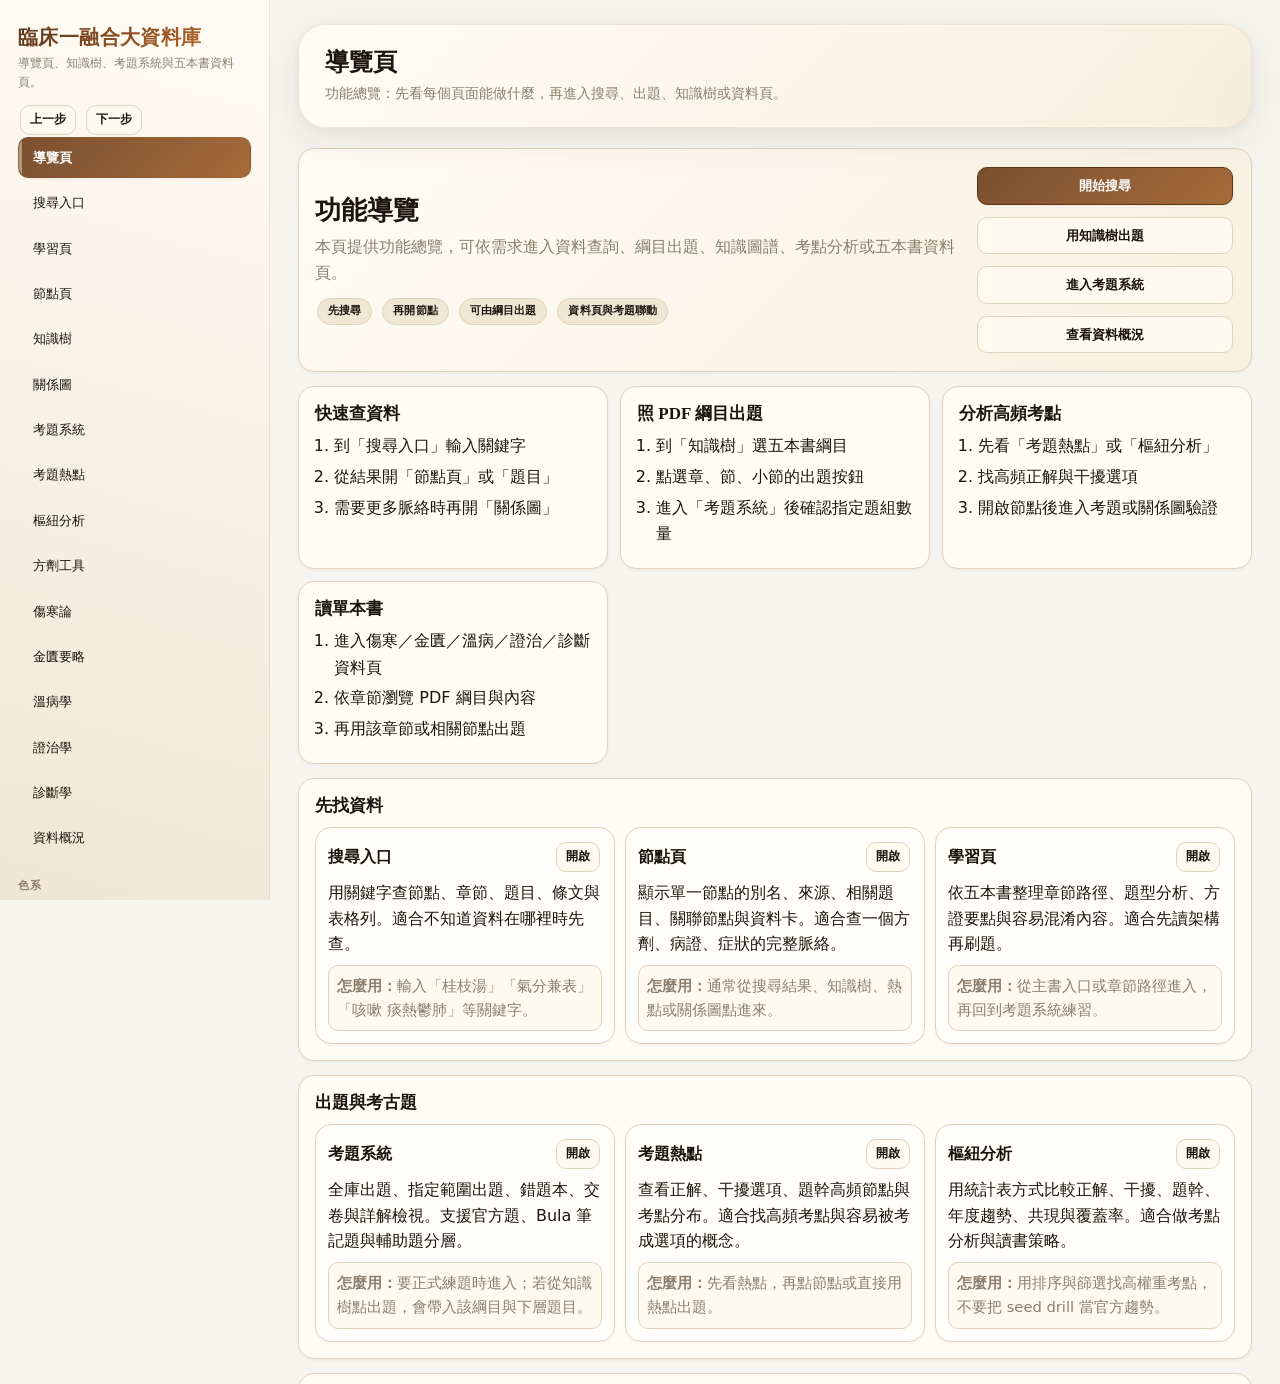
<file: index.html>
<!doctype html>
<html lang="zh-Hant">
<head>
<meta charset="utf-8">
<meta name="viewport" content="width=device-width, initial-scale=1">
<meta http-equiv="refresh" content="0;url=app/index.html">
<title>臨床一融合大資料庫</title>
<style>body{font-family:system-ui,"Noto Sans TC",sans-serif;line-height:1.7;padding:32px;background:#fffaf0;color:#1f2937}.card{max-width:760px;border:1px solid #e5e7eb;border-radius:16px;padding:20px;background:#fff;box-shadow:0 8px 24px #0001}a{color:#2563eb;font-weight:700}</style>
</head>
<body>
<div class="card">
<h1>臨床一融合大資料庫</h1>
<p>正在轉到主頁。若未自動跳轉，請點：<a href="app/index.html">開啟主頁</a></p>
</div>
</body></html>
</file>
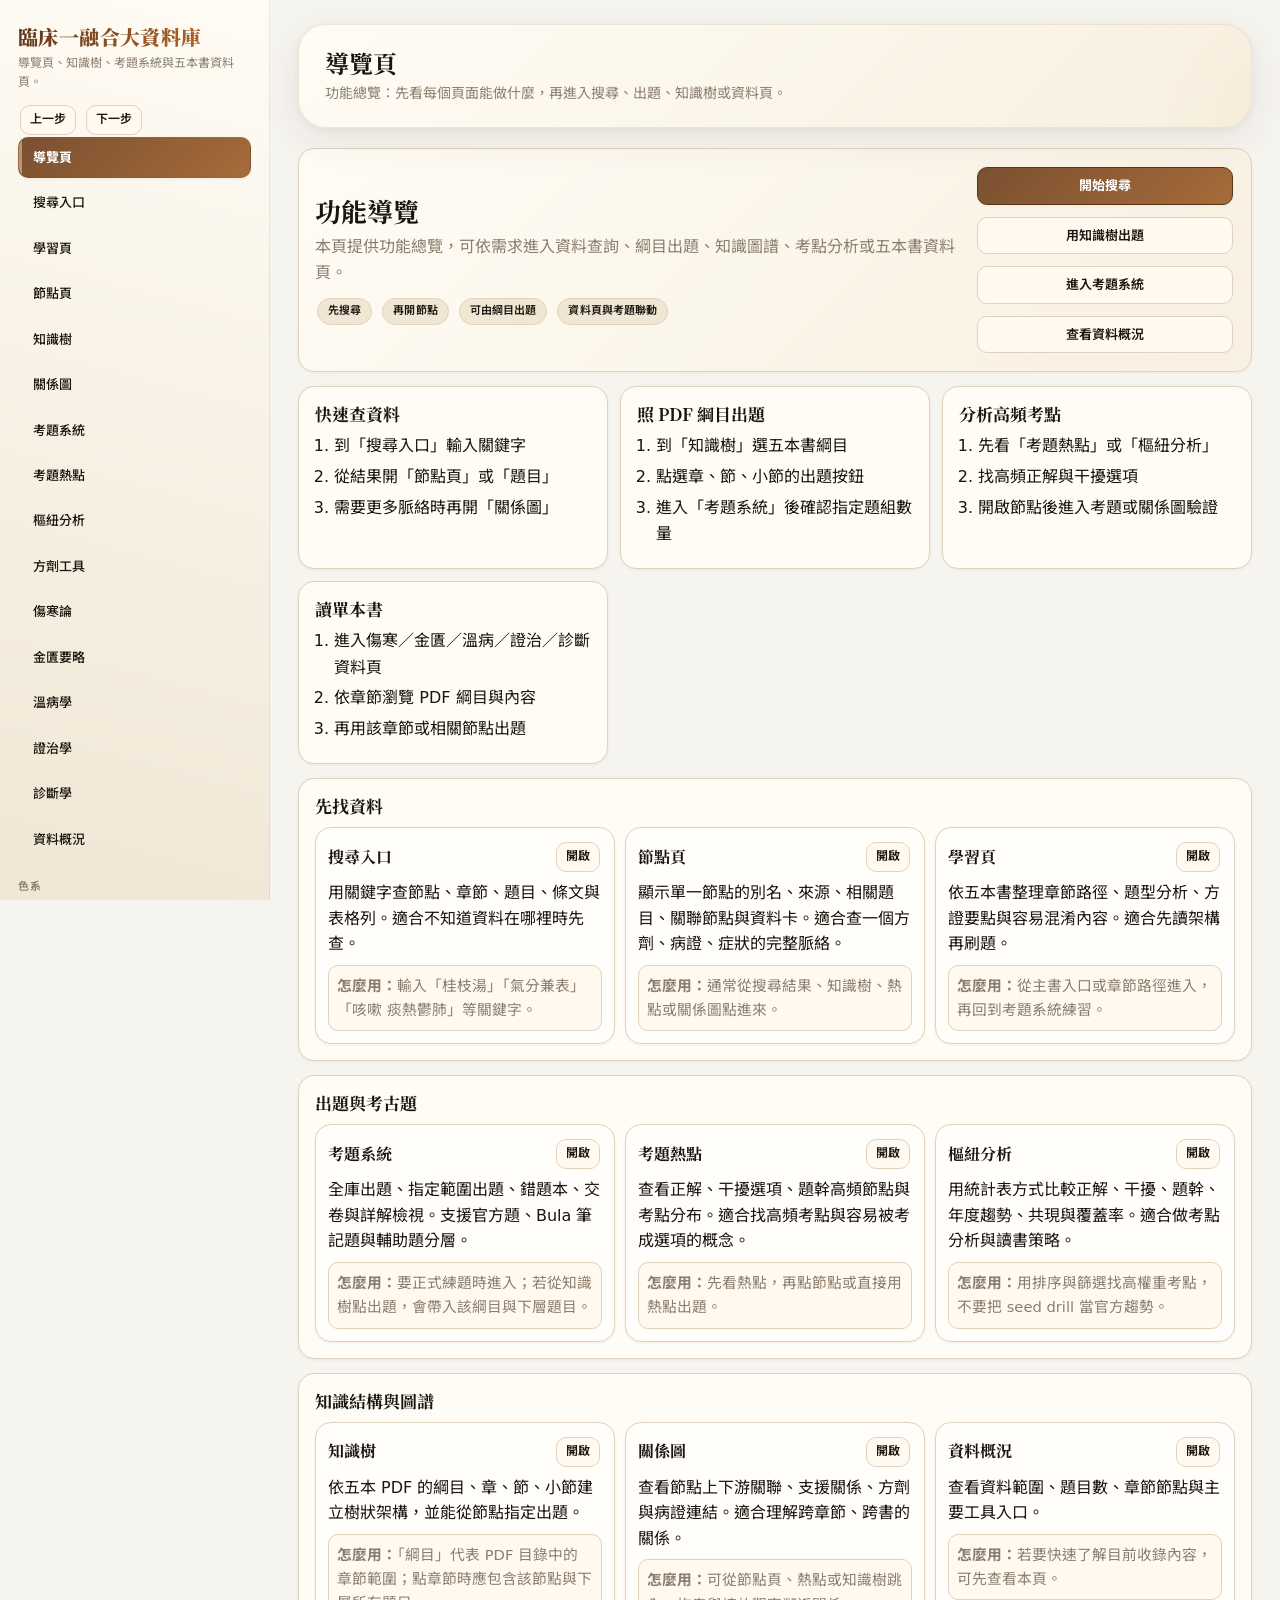
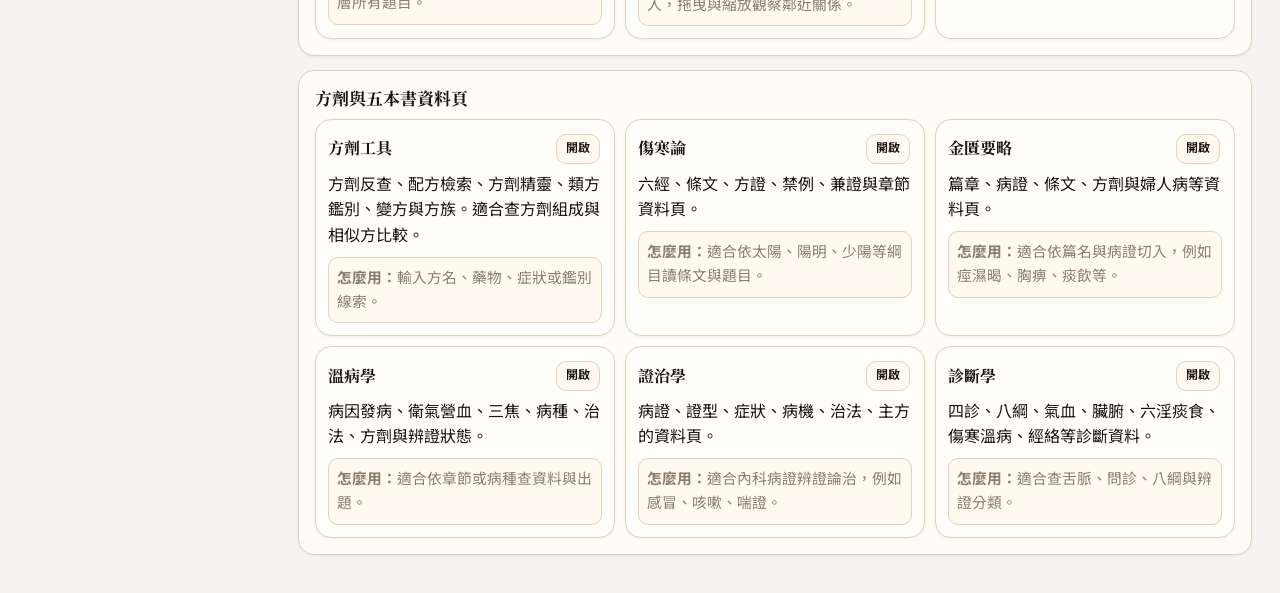
<file: app/index.html>
<!doctype html>
<html lang="zh-Hant" data-theme="classic_cream">
<head>
<meta charset="utf-8" />
<meta name="viewport" content="width=device-width, initial-scale=1" />
<title>臨床一融合大資料庫</title>
<link rel="preconnect" href="https://fonts.googleapis.com">
<link rel="preconnect" href="https://fonts.gstatic.com" crossorigin>
<link rel="stylesheet" href="styles.css?v=public-v2" />
<link rel="stylesheet" href="modules/knowledge_tree_styles_v3.css?v=public-v2" />
<link rel="stylesheet" href="modules/pivot_analysis_styles_v3.css?v=public-v2" />
<link rel="stylesheet" href="modules/structured_modules_styles_v3.css?v=public-v2" />
</head>
<body>
<div class="app-shell">
  <aside class="sidebar">
    <div class="brand"><h1>臨床一融合大資料庫</h1><p>導覽頁、知識樹、考題系統與五本書資料頁。</p><div class="brand-pager"><button class="btn mini" id="globalPrevTab" type="button" title="回到上一個操作狀態">上一步</button><button class="btn mini" id="globalNextTab" type="button" title="回到下一個操作狀態">下一步</button></div></div>
    <nav class="nav" id="navTabs">
      <button data-tab="guide" class="active">導覽頁</button>
      <button data-tab="search">搜尋入口</button>
      <button data-tab="learning">學習頁</button>
      <button data-tab="entity">節點頁</button>
      <button data-tab="tree">知識樹</button>
      <button data-tab="relationGraph">關係圖</button>
      <button data-tab="quiz">考題系統</button>
      <button data-tab="qhotspot">考題熱點</button>
      <button data-tab="pivot">樞紐分析</button>
      <button data-tab="formulaTools">方劑工具</button>
      <button data-tab="shanghan">傷寒論</button>
      <button data-tab="jingui">金匱要略</button>
      <button data-tab="wenbing">溫病學</button>
      <button data-tab="zhengzhi">證治學</button>
      <button data-tab="diagnosis">診斷學</button>
      <button data-tab="health">資料概況</button>
    </nav>
    <div class="theme-row"><label>色系</label><select id="themeSelect"><option value="classic_cream">經典米白</option><option value="exam_blue">清爽藍白</option><option value="light_wood">木質暖色</option><option value="dark_tech">科技深色</option><option value="ink_gray">水墨灰霧</option></select></div>
  </aside>
  <main class="main">
    <section class="hero"><h2 id="pageTitle">導覽頁</h2><p id="pageSub">功能總覽：先看每個頁面能做什麼，再進入搜尋、出題、知識樹或資料頁。</p></section>
    <section id="tab-guide" class="tab active"><div id="guideRoot"></div></section>
    <section id="tab-search" class="tab"><div id="searchRoot"></div></section>
    <section id="tab-learning" class="tab"><div id="learningRoot" class="module-frame card light-placeholder"><h3>學習頁</h3><p class="muted">整理五本書的章節脈絡、方證重點與題型樣本。開啟後才載入完整資料，減少初始等待。</p></div></section>
    <section id="tab-entity" class="tab"><div id="entityRoot" class="card light-placeholder"><h3>節點頁</h3><p class="muted">預設顯示桂枝湯，並可調整相關考題、章節來源與關係資料的顯示筆數。</p></div></section>
    <section id="tab-tree" class="tab"><div id="knowledgeTreeRoot" class="tree-frame card light-placeholder"><h3>知識樹</h3><p class="muted">依五本書章節綱目查看資料與指定範圍出題。開啟頁面後再載入樹狀資料。</p></div></section>
    <section id="tab-relationGraph" class="tab"><div id="relationGraphRoot" class="tree-frame card light-placeholder"><h3>關係圖</h3><p class="muted">預設以桂枝湯作為中心節點，開啟後才繪製關係網路以降低卡頓。</p></div></section>
    <section id="tab-quiz" class="tab"><div id="quizRoot"><div class="card light-placeholder"><h3>考題系統</h3><p class="muted">預設以桂枝湯搜尋相關題目，初始題數 30 題，可改為全部符合題目。</p></div></div></section>
    <section id="tab-qhotspot" class="tab"><div id="questionHotspotRoot" class="pivot-frame card light-placeholder"><h3>考題熱點</h3><p class="muted">預設顯示前 30 筆高頻考點，避免手機一次渲染過多資料。</p></div></section>
    <section id="tab-pivot" class="tab"><div id="pivotRoot" class="pivot-frame card light-placeholder"><h3>樞紐分析</h3><p class="muted">用表格與圖表查看題目、選項與章節統計；開啟後才載入分析資料。</p></div></section>
    <section id="tab-formulaTools" class="tab"><div id="formulaToolsRoot" class="module-frame card light-placeholder"><h3>方劑工具</h3><p class="muted">可查組成、類方、變方、方族與反查。開啟工具時再載入方劑資料。</p></div></section>
    <section id="tab-shanghan" class="tab"><div id="shanghanRoot" class="module-frame card light-placeholder"><h3>傷寒論</h3><p class="muted">依六經、條文、方證、禁例與兼證查看資料與出題。</p></div></section>
    <section id="tab-jingui" class="tab"><div id="jinguiRoot" class="module-frame card light-placeholder"><h3>金匱要略</h3><p class="muted">依篇章、病證、方劑與婦人病等範圍查看資料與出題。</p></div></section>
    <section id="tab-wenbing" class="tab"><div id="wenbingRoot" class="module-frame card light-placeholder"><h3>溫病學</h3><p class="muted">依病因、衛氣營血、三焦、病種、治法與方劑查看資料。</p></div></section>
    <section id="tab-zhengzhi" class="tab"><div id="zhengzhiRoot" class="module-frame card light-placeholder"><h3>證治學</h3><p class="muted">依病證、證型、症狀、病機、治法與主方查看資料。</p></div></section>
    <section id="tab-diagnosis" class="tab"><div id="diagnosisRoot" class="module-frame card light-placeholder"><h3>診斷學</h3><p class="muted">依四診、八綱、氣血、臟腑、六淫痰食等分類查看診斷資料。</p></div></section>
    <section id="tab-health" class="tab"><div id="healthRoot"></div></section>
  </main>
</div>
<script src="modules/lazy_data_loader_l11.js?v=public-v2"></script>
<script src="modules/search_engine_v3.js"></script>
<script src="modules/knowledge_tree_data_adapter.js?v=public-v2"></script>
<script src="modules/knowledge_tree_module_v3.js?v=public-v2"></script>
<script src="modules/bar_chart_module_v3.js"></script>
<script src="modules/pivot_analysis_module_v3.js?v=public-v2"></script>
<script src="modules/zhengzhi_module_v3.js"></script>
<script src="modules/diagnosis_module_v3.js"></script>
<script src="modules/source_pages_module_v3.js"></script>
<script src="modules/formula_tools_module_v3.js?v=public-v2"></script>
<script src="modules/question_hotspot_module_v3.js?v=public-v2"></script>
<script src="modules/learning_page_module_v5.js?v=public-v2"></script>
<script src="app.js?v=public-v2"></script>
</body></html>
</file>
<file: app/styles.css>
/* ═══════════════════════════════════════════════════════════════
   臨床一融合大資料庫 — Production UI v5.6.8
   Design: Modern Scholarly — refined, warm, professional
   ═══════════════════════════════════════════════════════════════ */

/* ── Google Fonts ── */
@import url('https://fonts.googleapis.com/css2?family=Noto+Serif+TC:wght@400;600;700;900&family=Noto+Sans+TC:wght@300;400;500;600;700;900&display=swap');

/* ── Theme Tokens ── */
:root, html[data-theme="classic_cream"]{
  --bg:#f5f0e8; --panel:#fffcf5; --panel2:#fff9ef; --ink:#1a150e; --muted:#8c7e6e;
  --line:#e0d2bc; --brand:#7a5030; --brand2:#2d6b5e; --accent:#c76f30;
  --soft:#f0e6d4; --ok:#1b7a3d; --warn:#b07400; --bad:#b52828;
  --shadow:0 2px 8px rgba(60,40,10,.06), 0 12px 40px rgba(60,40,10,.08);
  --shadow-sm:0 1px 3px rgba(60,40,10,.06);
  --shadow-lg:0 8px 32px rgba(60,40,10,.10), 0 24px 60px rgba(60,40,10,.06);
  --on-brand:#fff; --brand-strong:#5a3518; --danger-bg:#fef2f0; --danger-ink:#8b1e1e;
  --focus-ring:0 0 0 3px rgba(122,80,48,.18);
  --glass:rgba(255,252,245,.72); --glass-border:rgba(224,210,188,.5);
  --radius:16px; --radius-sm:10px; --radius-lg:22px; --radius-xl:28px;
  --font-display:'Noto Serif TC', 'Songti TC', 'SimSun', serif;
  --font-body:'Noto Sans TC', 'Microsoft JhengHei', system-ui, sans-serif;
  --nav-active-bg:linear-gradient(135deg, #7a5030, #a66b3a);
  --sidebar-bg:linear-gradient(195deg, #fffcf5 0%, #f0e6d4 100%);
  --hero-bg:linear-gradient(135deg, #fffcf5 0%, #f8f0e0 100%);
  --accent2:#2f6f65;
}
html[data-theme="exam_blue"]{
  --bg:#f0f5fc; --panel:#ffffff; --panel2:#f7faff; --ink:#0f1d33; --muted:#5a6b85;
  --line:#cfdaeb; --brand:#1e56a0; --brand2:#127872; --accent:#3378d8;
  --soft:#e4edfb; --shadow:0 2px 8px rgba(15,40,90,.05), 0 12px 40px rgba(15,40,90,.07);
  --shadow-sm:0 1px 3px rgba(15,40,90,.05); --shadow-lg:0 8px 32px rgba(15,40,90,.09);
  --on-brand:#fff; --brand-strong:#143d78; --danger-bg:#fff1f1; --danger-ink:#8a1c1c;
  --focus-ring:0 0 0 3px rgba(30,86,160,.18);
  --glass:rgba(255,255,255,.72); --glass-border:rgba(207,218,235,.5);
  --nav-active-bg:linear-gradient(135deg, #1e56a0, #3378d8);
  --sidebar-bg:linear-gradient(195deg, #ffffff 0%, #e4edfb 100%);
  --hero-bg:linear-gradient(135deg, #ffffff 0%, #eef4ff 100%);
  --accent2:#127872;
}
html[data-theme="light_wood"]{
  --bg:#f2e8d6; --panel:#fff8ea; --panel2:#fffdf4; --ink:#2a1a0c; --muted:#7a614a;
  --line:#d8c49a; --brand:#7d4f28; --brand2:#4a6e2f; --accent:#a65a22;
  --soft:#ead6b8; --shadow:0 2px 8px rgba(80,50,15,.06), 0 12px 40px rgba(80,50,15,.09);
  --shadow-sm:0 1px 3px rgba(80,50,15,.06); --shadow-lg:0 8px 32px rgba(80,50,15,.10);
  --on-brand:#fff; --brand-strong:#5c3616; --danger-bg:#fff3ef; --danger-ink:#861b1b;
  --focus-ring:0 0 0 3px rgba(125,79,40,.18);
  --glass:rgba(255,248,234,.72); --glass-border:rgba(216,196,154,.5);
  --nav-active-bg:linear-gradient(135deg, #7d4f28, #a07040);
  --sidebar-bg:linear-gradient(195deg, #fff8ea 0%, #ead6b8 100%);
  --hero-bg:linear-gradient(135deg, #fff8ea 0%, #f5ebda 100%);
  --accent2:#4a6e2f;
}
html[data-theme="dark_tech"]{
  --bg:#0a0e14; --panel:#111820; --panel2:#18212e; --ink:#dce5f0; --muted:#8a9ab0;
  --line:#253142; --brand:#5ba0f0; --brand2:#48c8b4; --accent:#d09520;
  --soft:#1a2638; --ok:#3aad5c; --warn:#d09520; --bad:#e84545;
  --shadow:0 2px 8px rgba(0,0,0,.20), 0 12px 40px rgba(0,0,0,.30);
  --shadow-sm:0 1px 3px rgba(0,0,0,.20); --shadow-lg:0 8px 32px rgba(0,0,0,.35);
  --on-brand:#0a0e14; --brand-strong:#7dc4ff; --danger-bg:#2e1418; --danger-ink:#ffb8b8;
  --focus-ring:0 0 0 3px rgba(91,160,240,.24);
  --glass:rgba(17,24,32,.72); --glass-border:rgba(37,49,66,.5);
  --nav-active-bg:linear-gradient(135deg, #5ba0f0, #48c8b4);
  --sidebar-bg:linear-gradient(195deg, #111820 0%, #0a0e14 100%);
  --hero-bg:linear-gradient(135deg, #111820 0%, #18212e 100%);
  --accent2:#48c8b4;
}
html[data-theme="ink_gray"]{
  --bg:#eaece9; --panel:#f8f8f6; --panel2:#ffffff; --ink:#1a1e1b; --muted:#5c665e;
  --line:#cdd4cd; --brand:#3f5548; --brand2:#4f6f52; --accent:#6b5a3c;
  --soft:#dfe4de; --shadow:0 2px 8px rgba(35,45,40,.05), 0 12px 40px rgba(35,45,40,.08);
  --shadow-sm:0 1px 3px rgba(35,45,40,.05); --shadow-lg:0 8px 32px rgba(35,45,40,.10);
  --on-brand:#fff; --brand-strong:#2a3d30; --danger-bg:#fff4f0; --danger-ink:#842121;
  --focus-ring:0 0 0 3px rgba(63,85,72,.18);
  --glass:rgba(248,248,246,.72); --glass-border:rgba(205,212,205,.5);
  --nav-active-bg:linear-gradient(135deg, #3f5548, #5a7a62);
  --sidebar-bg:linear-gradient(195deg, #f8f8f6 0%, #dfe4de 100%);
  --hero-bg:linear-gradient(135deg, #f8f8f6 0%, #eef0ed 100%);
  --accent2:#4f6f52;
}

/* ── Reset & Base ── */
*{box-sizing:border-box;margin:0;padding:0}
body{background:var(--bg);color:var(--ink);font-family:var(--font-body);line-height:1.65;-webkit-font-smoothing:antialiased;-moz-osx-font-smoothing:grayscale;transition:background .3s ease, color .3s ease}
button,input,select,textarea{font:inherit;color:inherit}
button{cursor:pointer}
a{color:var(--brand);text-decoration:none}
a:hover{text-decoration:underline}
h1,h2,h3,h4,h5,h6{font-family:var(--font-display);font-weight:700;line-height:1.3}
::selection{background:rgba(122,80,48,.18);color:var(--ink)}
html[data-theme="dark_tech"] ::selection{background:rgba(91,160,240,.24)}

/* ── App Shell ── */
.app-shell{min-height:100vh;display:grid;grid-template-columns:270px 1fr}

/* ── Sidebar ── */
.sidebar{background:var(--sidebar-bg);border-right:1px solid var(--glass-border);padding:24px 18px 32px;position:sticky;top:0;height:100vh;overflow-y:auto;overflow-x:hidden;backdrop-filter:blur(12px);-webkit-backdrop-filter:blur(12px);scrollbar-width:thin;scrollbar-color:var(--line) transparent}
.sidebar::-webkit-scrollbar{width:5px}
.sidebar::-webkit-scrollbar-thumb{background:var(--line);border-radius:99px}
.brand h1{font-family:var(--font-display);font-size:20px;font-weight:900;letter-spacing:.02em;margin:0 0 4px;background:linear-gradient(135deg, var(--brand-strong), var(--accent));-webkit-background-clip:text;-webkit-text-fill-color:transparent;background-clip:text}
.brand p{font-size:12px;color:var(--muted);margin:0 0 12px;line-height:1.55}
.brand-pager{display:flex;gap:6px;margin-top:10px}
.brand-pager .btn{padding:5px 10px;font-size:12px;font-weight:600}

/* ── Navigation ── */
.nav{display:grid;gap:4px}
.nav button{border:1px solid transparent;background:transparent;color:var(--ink);padding:9px 14px;border-radius:var(--radius-sm);text-align:left;font-size:13px;font-weight:500;transition:all .18s ease;position:relative;overflow:hidden}
.nav button:hover{background:var(--soft);border-color:var(--line)}
.nav button.active{background:var(--nav-active-bg);color:var(--on-brand)!important;border-color:transparent;font-weight:700;box-shadow:var(--shadow-sm)}
.nav button.active::before{content:'';position:absolute;left:0;top:0;bottom:0;width:3px;background:rgba(255,255,255,.4);border-radius:0 2px 2px 0}

/* ── Theme Selector ── */
.theme-row{margin-top:18px;display:grid;gap:5px}
.theme-row label{font-size:11px;color:var(--muted);text-transform:uppercase;letter-spacing:.06em;font-weight:600}
.theme-row select{border:1px solid var(--line);border-radius:var(--radius-sm);background:var(--panel2);color:var(--ink);padding:8px 10px;font-size:13px;transition:border-color .18s}
.theme-row select:hover{border-color:var(--brand)}

/* ── Main Content ── */
.main{padding:24px 28px;max-width:1480px;width:100%;margin:0 auto}

/* ── Hero Header ── */
.hero{background:var(--hero-bg);border:1px solid var(--glass-border);border-radius:var(--radius-xl);padding:22px 26px;box-shadow:var(--shadow);margin-bottom:20px;backdrop-filter:blur(8px);-webkit-backdrop-filter:blur(8px);position:relative;overflow:hidden}
.hero::after{content:'';position:absolute;top:-60%;right:-20%;width:300px;height:300px;background:radial-gradient(circle,var(--accent) 0%,transparent 70%);opacity:.04;pointer-events:none}
.hero h2{margin:0 0 4px;font-size:24px;font-family:var(--font-display)}
.hero p{margin:0;color:var(--muted);font-size:14px}

/* ── Tab System ── */
.tab{display:none;animation:tabIn .28s ease}
.tab.active{display:block}
@keyframes tabIn{from{opacity:0;transform:translateY(6px)}to{opacity:1;transform:translateY(0)}}

/* ── Grid Layouts ── */
.grid{display:grid;grid-template-columns:repeat(auto-fit,minmax(260px,1fr));gap:14px}
.split{display:grid;grid-template-columns:1.2fr .8fr;gap:16px}

/* ── Card System ── */
.card{background:var(--panel);border:1px solid var(--line);border-radius:var(--radius);padding:16px;box-shadow:var(--shadow-sm);transition:box-shadow .22s ease, border-color .22s ease}
.card:hover{box-shadow:var(--shadow)}
.soft{background:var(--panel2)}

/* ── Typography ── */
.muted{color:var(--muted);font-size:13px}
h3{font-size:17px;margin:0 0 8px}
h4{font-size:15px;margin:10px 0 6px}

/* ── Badges & Chips ── */
.badge,.chip{display:inline-flex;align-items:center;gap:4px;border:1px solid var(--line);background:var(--soft);border-radius:999px;padding:3px 10px;margin:2px;font-size:11px;font-weight:600;letter-spacing:.01em;transition:all .15s}
.badge.muted{background:rgba(107,114,128,.08);color:var(--muted);border-color:var(--line)}
.chip-list{display:flex;gap:6px;flex-wrap:wrap}

/* ── Buttons ── */
.btn{border:1px solid var(--line);border-radius:var(--radius-sm);background:var(--panel2);padding:7px 13px;margin:2px;font-size:13px;font-weight:600;min-height:34px;transition:all .18s ease;position:relative}
.btn:hover{border-color:var(--brand);color:var(--brand);box-shadow:var(--shadow-sm)}
.btn:active{transform:scale(.97)}
.btn:focus-visible,input:focus-visible,select:focus-visible{outline:none;box-shadow:var(--focus-ring)}
.btn.primary{background:var(--nav-active-bg);color:var(--on-brand)!important;border-color:var(--brand-strong)!important;font-weight:700;box-shadow:var(--shadow-sm)}
.btn.primary:hover{filter:brightness(1.08);box-shadow:var(--shadow)}
.btn.mini{font-size:12px;padding:4px 9px;min-height:auto}
.btn.danger{background:var(--danger-bg)!important;color:var(--danger-ink)!important;border-color:var(--danger-ink)!important;font-weight:700}
.btn.danger:hover{background:var(--danger-ink)!important;color:#fff!important}
.btn:not(.primary),button:not(.primary),.chip,.badge,.entity-link{color:var(--ink)}
html[data-theme="dark_tech"] .btn:not(.primary),html[data-theme="dark_tech"] .chip,html[data-theme="dark_tech"] .badge{color:var(--ink);background:var(--panel2)}

/* ── Form Controls ── */
input,select,textarea{border:1px solid var(--line);border-radius:var(--radius-sm);background:var(--panel2);color:var(--ink);padding:9px 12px;transition:border-color .18s, box-shadow .18s}
input:hover,select:hover{border-color:var(--brand)}
input:focus,select:focus{border-color:var(--brand);box-shadow:var(--focus-ring)}
input::placeholder{color:var(--muted);opacity:.75}
.search-row{display:grid;grid-template-columns:1fr auto auto;gap:8px;margin:12px 0}
.search-row input,.search-row select{font-size:14px}
.search-toolbar-2{display:flex;gap:10px;flex-wrap:wrap;align-items:center;margin-top:10px}
.search-toolbar-2 label{display:flex;align-items:center;gap:5px;color:var(--muted);font-size:12px;font-weight:600}

/* ── Search Results ── */
.result-count{margin:10px 0;color:var(--muted);font-size:13px}
.result-card{border-left:4px solid var(--brand);margin-bottom:10px;transition:border-color .18s, box-shadow .22s}
.result-card:hover{border-left-color:var(--accent);box-shadow:var(--shadow)}
.result-title{display:flex;justify-content:space-between;gap:12px;align-items:flex-start}
.result-title b{font-size:16px;font-family:var(--font-display)}
.group-title{margin:20px 0 10px;color:var(--brand-strong);font-family:var(--font-display);font-size:15px;letter-spacing:.02em}
.result-doc-type{font-weight:700;color:var(--brand);font-size:12px}
.search-results.compact .result-card{padding:8px 10px;margin-bottom:5px}
.search-results.compact .result-card p,.search-results.compact .chip{display:none}
.search-results.list .result-card{box-shadow:none;border-radius:var(--radius-sm);border-left-width:3px}

/* ── Entity Page ── */
.entity-head{display:flex;justify-content:space-between;gap:16px;align-items:flex-start;flex-wrap:wrap}
.entity-title{font-size:26px;margin:0 0 6px;font-family:var(--font-display)}
.entity-actions{display:flex;gap:6px;flex-wrap:wrap;justify-content:flex-end;align-items:flex-start}
.entity-section{margin-top:14px}

/* ── Data Rows ── */
.edge,.qrow,.source-row,.component-row{border:1px solid var(--line);border-radius:var(--radius-sm);padding:10px 12px;margin:6px 0;background:var(--panel2);transition:border-color .15s}
.edge:hover,.qrow:hover,.source-row:hover{border-color:var(--brand)}

/* ── Question / Quiz ── */
.question-options{display:grid;gap:6px;margin:10px 0}
.opt{border:1px solid var(--line);border-radius:var(--radius-sm);padding:10px 12px;background:var(--panel);cursor:pointer;transition:all .18s}
.opt:hover{border-color:var(--brand);background:var(--soft)}
.opt.correct{border-color:var(--ok);background:rgba(27,122,61,.08)}
.opt.wrong{border-color:var(--bad);background:rgba(181,40,40,.08)}
.opt.correct-answer{border-color:var(--ok)!important;background:rgba(27,122,61,.12)!important;font-weight:700}
.opt.selected-wrong{border-color:var(--bad)!important;background:rgba(181,40,40,.12)!important;text-decoration:line-through}
.opt.selected-correct{box-shadow:0 0 0 3px rgba(27,122,61,.16)}

.quiz-paper .qrow{margin:14px 0;padding:16px;border:1px solid var(--line);border-radius:var(--radius);background:var(--panel)}
.quiz-paper .qrow h3{font-family:var(--font-display);font-size:15px}
.quiz-actions{position:sticky;bottom:0;background:var(--glass);backdrop-filter:blur(16px);-webkit-backdrop-filter:blur(16px);border:1px solid var(--glass-border);border-radius:var(--radius);padding:12px 16px;box-shadow:var(--shadow-lg);z-index:5}

.qrow.question-correct{border-color:var(--ok)!important;border-left:4px solid var(--ok)}
.qrow.question-wrong{border-color:var(--bad)!important;border-left:4px solid var(--bad)}
.grade-card{margin-top:10px;border-radius:var(--radius-sm);padding:12px;border:2px solid var(--line);display:grid;gap:6px;background:var(--panel2)}
.grade-card.ok{border-color:var(--ok);background:rgba(27,122,61,.08)}
.grade-card.bad{border-color:var(--bad);background:rgba(181,40,40,.08)}
.grade-card.ok b{color:var(--ok)}.grade-card.bad b{color:var(--bad)}
.grade-links{display:flex;gap:6px;flex-wrap:wrap;margin-top:4px}

.quick-quiz-bar{display:grid;grid-template-columns:repeat(auto-fit,minmax(180px,1fr));gap:10px;align-items:end;margin:14px 0;padding:14px;border:1px solid var(--line);border-radius:var(--radius);background:var(--panel2)}
.quick-quiz-bar label{display:grid;gap:4px;font-size:12px;color:var(--muted);font-weight:700}
.quick-quiz-bar input,.quick-quiz-bar select{width:100%}
.big-action{font-size:16px;min-height:44px;font-weight:800;letter-spacing:.02em}
.advanced-quiz-box{border:1px dashed var(--line);border-radius:var(--radius);padding:12px;background:var(--panel);margin:12px 0}
.advanced-quiz-box summary{cursor:pointer;font-weight:800;color:var(--brand-strong);font-size:14px}
.quiz-settings-grid{display:grid;grid-template-columns:repeat(auto-fit,minmax(210px,1fr));gap:10px}
.quiz-settings-grid label{display:grid;gap:4px;font-size:12px;color:var(--muted);font-weight:600}
.quiz-settings-grid input,.quiz-settings-grid select{width:100%}
.warn-box{margin-top:8px;padding:10px 12px;border-radius:var(--radius-sm);background:var(--danger-bg);color:var(--danger-ink);border:1px solid var(--danger-ink);font-weight:600;font-size:13px}
.toolbar{display:flex;flex-wrap:wrap;gap:8px;margin:10px 0}
.checkline{display:inline-flex;align-items:center;gap:6px;border:1px solid var(--line);border-radius:var(--radius-sm);padding:7px 10px;background:var(--panel2);font-size:13px}
.wrongbook-actions{display:flex;gap:6px;flex-wrap:wrap;margin:8px 0}
.wrongbook-item{border-left:5px solid var(--bad)!important;background:var(--panel2)}
.scope-banner{border:2px solid var(--accent);background:linear-gradient(90deg,var(--soft),var(--panel));border-radius:var(--radius);padding:10px 14px;margin:10px 0;display:flex;gap:10px;align-items:center;flex-wrap:wrap;color:var(--ink);font-size:14px}
.scope-banner.neutral{border-color:var(--line)}.scope-banner.compact{font-size:12px;margin:6px 0}
.scope-banner strong,.scope-banner b{color:var(--ink)}

/* ── Tables ── */
.table-wrap{overflow:auto;border-radius:var(--radius-sm)}
.mini-table{width:100%;border-collapse:collapse;font-size:13px}
.mini-table th,.mini-table td{border-bottom:1px solid var(--line);padding:8px 10px;text-align:left;vertical-align:top}
.mini-table th{background:var(--soft);font-weight:700}
.mini-table td .btn{margin:1px 2px}
table.pivot-table{width:100%;border-collapse:collapse;background:var(--panel);border-radius:var(--radius);overflow:hidden}
table.pivot-table th,table.pivot-table td{border-bottom:1px solid var(--line);padding:9px 12px;text-align:left;vertical-align:top}
table.pivot-table th{background:var(--soft);font-weight:800;font-size:14px;color:var(--ink)}
table.pivot-table td{font-size:13px}

/* ── Formula Block ── */
.component-row{padding:10px 12px;border-top:1px dashed var(--line)}
.component-row pre{white-space:pre-wrap;line-height:1.6;margin:.5rem 0 0}
.component-drawer{border:1px dashed var(--line);border-radius:var(--radius);padding:10px;margin:8px 0;background:var(--panel2)}
.component-drawer summary{font-weight:800;cursor:pointer;color:var(--brand-strong)}
.variant-grid{display:grid;grid-template-columns:repeat(auto-fit,minmax(270px,1fr));gap:10px;margin:10px 0}
.variant-card{border:1px solid var(--line);border-left:5px solid var(--brand);border-radius:var(--radius);padding:12px;background:var(--panel2);box-shadow:var(--shadow-sm);transition:box-shadow .2s;break-inside:avoid}
.variant-card:hover{box-shadow:var(--shadow)}
.variant-card.addition-of,.variant-card.named-variant,.variant-card.variant-of{border-left-color:var(--brand2)}
.variant-card.subtraction-of{border-left-color:var(--warn)}
.variant-card.compound-formula{border-left-color:var(--accent)}
.variant-card.similar-but-distinct{border-left-color:var(--muted)}
.variant-card.conditional{border-left-color:var(--accent);background:linear-gradient(180deg,var(--panel),var(--panel2))}
.variant-actions{display:flex;gap:6px;flex-wrap:wrap;margin-top:8px}
.variant-delta{margin:8px 0;padding:10px 12px;border:1px solid rgba(15,23,42,.08);border-radius:var(--radius-sm);background:rgba(248,250,252,.7)}
.variant-delta-title{font-weight:700;margin-bottom:6px;color:var(--brand-strong);font-size:13px}
.variant-delta-row{margin:3px 0;line-height:1.8}
.variant-delta .badge.add{background:#ecfdf5;color:#047857;border-color:#a7f3d0}
.variant-delta .badge.remove{background:#fff1f2;color:#be123c;border-color:#fecdd3}
.variant-delta .chip.dose{background:#eff6ff;color:#1d4ed8;border-color:#bfdbfe}
.variant-delta-basis{margin-top:4px;font-size:.86em}
.evidence-text{margin-top:8px;font-size:13px}

/* ── Formula Indication Card (v5.6) ── */
.formula-indication-card{border-left:4px solid var(--accent2)!important}
.formula-indication-card h3{font-family:var(--font-display);color:var(--accent2)}
.formula-indication-card h4{font-size:14px;margin:12px 0 6px;color:var(--brand-strong)}
.formula-indication-card h5{margin:.75rem 0 .35rem;font-size:14px;color:var(--accent2);font-family:var(--font-display)}
.formula-summary-list{margin:8px 0 12px;padding-left:20px;line-height:1.8;font-size:14px}
.formula-summary-list li{margin:4px 0}
.formula-clause-group{margin:8px 0;border:1px solid var(--line);border-radius:var(--radius-sm);padding:10px}
.formula-clause-group summary{font-weight:700;cursor:pointer;font-size:14px}
.formula-clause-card{border:1px solid var(--line);border-radius:var(--radius-sm);padding:10px 12px;margin:8px 0;background:rgba(255,255,255,.5);transition:border-color .15s}
.formula-clause-card:hover{border-color:var(--accent2)}
.formula-clause-card p{margin:6px 0;line-height:1.65;font-size:14px}
.action-chips{gap:6px}
.action-chips .btn{font-size:12px;padding:4px 10px}

/* ── Link Card Grid ── */
.link-card-grid{display:grid;grid-template-columns:repeat(auto-fit,minmax(270px,1fr));gap:8px}
.link-card{border:1px solid var(--line);border-radius:var(--radius);background:var(--panel2);padding:12px;transition:box-shadow .2s}
.link-card:hover{box-shadow:var(--shadow)}
.link-card .title{font-weight:800;font-size:14px}
.link-card .actions{margin-top:8px;display:flex;gap:6px;flex-wrap:wrap}

/* ── Health / Stats ── */
.stat-grid.big{grid-template-columns:repeat(auto-fit,minmax(155px,1fr))}
.stat-card{background:linear-gradient(180deg,var(--panel),var(--panel2));border:1px solid var(--line);border-radius:var(--radius);padding:16px;box-shadow:var(--shadow-sm);text-align:center;transition:box-shadow .22s,transform .18s}
.stat-card:hover{box-shadow:var(--shadow);transform:translateY(-2px)}
.stat-card b{font-size:32px;line-height:1;color:var(--brand-strong);display:block;font-family:var(--font-display)}
.stat-card .label{font-weight:800;margin-top:8px;font-size:14px}
.stat-card .desc{font-size:11px;color:var(--muted);margin-top:4px}
.health-section{margin-top:14px}

/* ── Source Pages ── */
.source-head h2{margin:0 0 6px;font-family:var(--font-display)}
.source-row{padding:12px;border-bottom:1px solid var(--line)}
.source-row:last-child{border-bottom:0}
.source-pages .split,.entity-section.split{gap:16px}

/* ── Module Frames ── */
.tree-frame,.pivot-frame,.module-frame{min-height:560px}
.source-pages,.module-frame{max-width:100%;overflow-x:hidden}

/* ── Source Code ── */
.source-code,pre{white-space:pre-wrap;font-family:'JetBrains Mono',ui-monospace,Consolas,monospace;background:var(--soft);border-radius:var(--radius-sm);padding:12px;max-height:280px;overflow:auto;font-size:12px;line-height:1.6;color:var(--ink)}

/* ── Utilities ── */
.hidden{display:none!important}
.spinner{padding:16px;color:var(--muted);font-size:14px;display:flex;align-items:center;gap:8px}
.spinner::before{content:'';width:18px;height:18px;border:2px solid var(--line);border-top-color:var(--brand);border-radius:50%;animation:spin .6s linear infinite;flex-shrink:0}
@keyframes spin{to{transform:rotate(360deg)}}
.status-ok{color:var(--ok)}.status-warn{color:var(--warn)}.status-bad{color:var(--bad)}

/* ── Tool Tabs ── */
.tool-tabs{display:flex;gap:6px;flex-wrap:wrap;margin:10px 0 16px}
.formula-tools .toolbar input{min-width:220px}
.formula-tools .grid{align-items:start}
.formula-tools h4{margin:12px 0 6px}
.formula-tools .source-row b,.source-pages .source-row b{font-size:1.02rem}
.formula-tools .variant-card h3{margin:.25rem 0}
.formula-tools .variant-card .badge{font-weight:800}
.entity-link{border:1px solid var(--line);background:var(--panel);border-radius:999px;padding:4px 10px;margin:2px;cursor:pointer;font-size:12px;transition:all .15s}
.entity-link:hover{border-color:var(--brand);color:var(--brand)}
.formula-list-datalist{display:none}

/* ── Wenbing Simulation ── */
.simulation-flow{display:flex;gap:10px;align-items:stretch;overflow-x:auto;max-width:100%;padding-bottom:8px;scroll-snap-type:x proximity;scrollbar-width:thin}
.sim-step{min-width:260px;max-width:320px;white-space:normal;word-break:break-word;overflow-wrap:anywhere;scroll-snap-align:start;border:1px solid var(--line);border-radius:var(--radius);background:var(--panel2);padding:12px}
.sim-step h4{margin:0 0 6px;font-family:var(--font-display)}
.sim-arrow{flex:0 0 auto;align-self:center;font-size:22px;color:var(--muted)}
.wenbing-sim-sticky{margin-bottom:14px;border:2px solid var(--brand-strong);border-radius:var(--radius-lg);padding:10px;background:linear-gradient(180deg,var(--soft),var(--panel));box-shadow:var(--shadow);max-width:100%;overflow:hidden}
.wenbing-sim-sticky .card.soft{border:0;background:transparent;box-shadow:none}
.metric-help{border:1px dashed var(--line);border-radius:var(--radius);background:var(--panel2);padding:10px;margin:8px 0;font-size:14px;line-height:1.55}
.sort-hint{font-size:11px;color:var(--muted)}

/* ── Pivot Controls ── */
.pivot-controls label{font-size:15px!important;font-weight:800!important;color:var(--ink)!important}
.pivot-controls select,.pivot-controls input{font-size:14px!important;min-height:38px}
.pivot-note,.metric-help{font-size:14px!important;line-height:1.55}
.pivot-note.warn{border-left:4px solid #f59e0b;padding-left:10px;background:#fffbeb;border-radius:var(--radius-sm)}
.c1-chart-title{font-size:17px!important;font-weight:900;font-family:var(--font-display)}
.c1-bar-label{font-size:13px!important;font-weight:700}

/* ── Relation Map ── */
.relation-map-wrap{overflow:auto;border:1px solid var(--line);border-radius:var(--radius);background:radial-gradient(circle at center,var(--panel),var(--panel2));padding:10px;margin:10px 0}
.relation-map-svg{width:100%;min-width:760px;height:520px}
.rel-line,.relation-map-svg .rel-line{fill:none;stroke:var(--line);stroke-width:1.35;opacity:.72}
.rel-node circle{stroke:var(--line);stroke-width:2;fill:var(--panel)}
.rel-node.formula circle{fill:var(--brand-strong)}
.rel-node.variant circle{fill:var(--accent)}
.rel-node.herb circle{fill:var(--ok)}
.rel-node.pattern circle{fill:var(--warn)}
.rel-node.symptom circle{fill:var(--muted)}
.rel-node text{font-size:12px;fill:var(--ink);font-weight:700;paint-order:stroke;stroke:var(--panel);stroke-width:3px}
.rel-node{cursor:pointer}
.rel-node:hover circle{stroke:var(--brand);stroke-width:3.5}
.relation-map-svg .rel-node rect{fill:#fff;stroke:#94a3b8;stroke-width:1.2}
.relation-map-svg .rel-node.formula rect{fill:#fff7ed;stroke:#fb923c}
.relation-map-svg .rel-node.pattern rect,.relation-map-svg .rel-node.symptom rect{fill:#f0fdf4;stroke:#22c55e}
.relation-map-svg .rel-node.herb rect,.relation-map-svg .rel-node.variant rect{fill:#f5f3ff;stroke:#8b5cf6}
.relation-map-svg .map-col-title{font-weight:700;fill:#475569}
.relation-map-svg .rel-node.reference-only{cursor:default;opacity:.88}
.relation-map-svg .rel-node.clickable{cursor:pointer}
.relation-map-svg text{font-size:12px;pointer-events:none}

/* ── Formula Map (v5.6.5) ── */
.formula-map-controls{display:flex;align-items:center;gap:8px;flex-wrap:wrap;margin:10px 0;padding:8px 12px;border:1px solid var(--line);border-radius:var(--radius);background:var(--panel)}
.formula-map-controls .btn.mini{padding:4px 10px}
.relation-map-wrap.formula-map-pan{height:min(72vh,760px);min-height:520px;overflow:auto;position:relative;background:linear-gradient(90deg,var(--panel),var(--panel2));touch-action:none}
.formula-map-svg{width:100%;min-width:1360px;height:720px;display:block;cursor:grab;touch-action:none}
.formula-map-svg.dragging{cursor:grabbing}
.formula-map-svg .formula-map-layer{transform-origin:0 0}
.formula-map-svg .map-title-bg{fill:#fff7ed;stroke:#fed7aa}
.formula-map-pan:fullscreen{background:#fff;padding:14px;overflow:auto}
.formula-map-pan:fullscreen .formula-map-svg{height:calc(100vh - 34px);min-width:1500px}

/* ── Question Hotspot (v4.2) ── */
.qh-panel .qh-toolbar,.qh-panel .qh-test-toolbar{gap:10px;align-items:end;flex-wrap:wrap}
.qh-panel label{display:flex;flex-direction:column;gap:4px;font-size:12px;color:var(--muted);font-weight:600}
.qh-panel input,.qh-panel select{min-height:34px;border:1px solid var(--line);border-radius:var(--radius-sm);padding:6px 10px;background:var(--panel2);color:var(--ink)}
.qh-test-card{margin:14px 0;border:1px solid var(--line);border-radius:var(--radius);background:linear-gradient(180deg,rgba(255,255,255,.85),rgba(255,255,255,.55))}
[data-theme="dark_tech"] .qh-test-card{background:rgba(17,24,39,.75)}
.qh-method-note{font-size:13px;line-height:1.7;background:rgba(52,119,235,.06);border:1px solid rgba(52,119,235,.14);border-radius:var(--radius);padding:12px;margin:8px 0 12px}
.qh-method-note details{margin-top:6px}
.qh-method-note summary{cursor:pointer;font-weight:700}
.qh-test-result{margin-top:12px}
.exam-test-result{border-radius:var(--radius);border:1px solid var(--line);padding:16px;background:var(--panel)}
.exam-test-result.sig-high{border-color:rgba(220,38,38,.3);box-shadow:0 0 0 3px rgba(220,38,38,.05)}
.exam-test-result.sig-low{border-color:rgba(37,99,235,.3);box-shadow:0 0 0 3px rgba(37,99,235,.05)}
.exam-test-result.sig-flat{border-color:rgba(107,114,128,.2)}
.test-title{display:flex;gap:12px;align-items:center;justify-content:space-between;flex-wrap:wrap}
.test-title h3{margin:0;font-family:var(--font-display)}
.sig-badge{display:inline-block;border-radius:999px;padding:4px 12px;font-size:11px;font-weight:700;border:1px solid var(--line)}
.sig-badge.sig-high{color:#b91c1c;background:rgba(220,38,38,.08);border-color:rgba(220,38,38,.2)}
.sig-badge.sig-low{color:#1d4ed8;background:rgba(37,99,235,.08);border-color:rgba(37,99,235,.2)}
.sig-badge.sig-flat{color:#4b5563;background:rgba(107,114,128,.08);border-color:rgba(107,114,128,.15)}
.test-stats{margin:12px 0}
.test-explain{line-height:1.75;font-size:14px}
.qh-list-head{display:flex;gap:12px;align-items:baseline;justify-content:space-between;margin:12px 0 8px;flex-wrap:wrap}
.qh-table .mono{font-family:ui-monospace,SFMono-Regular,Menlo,Consolas,monospace;font-size:11px}
.qh-table td{vertical-align:top}

/* ── Formula Audit (v4.0) ── */
.formula-audit{border-left:4px solid #64748b;margin:10px 0;border-radius:var(--radius-sm)}
.formula-audit.ingredient-difference-between-books{border-left-color:#b91c1c;background:#fff7ed}
.formula-audit.same-ingredients-different-order-or-dose{border-left-color:#b45309;background:#fffbeb}
.formula-audit.missing-extraction-or-placeholder{border-left-color:#6d28d9;background:#f5f3ff}
.component-row.book-exact{border-left:3px solid #0f766e;background:#f8fffd}

/* ── Learning Page (v5.0+) ── */
.learning-page-v5{display:grid;gap:16px;max-width:100%}
.learning-head{border-left:5px solid var(--brand-strong);padding-left:12px}
.learning-scope-note{margin-top:8px;padding:10px 14px;border-radius:var(--radius);border:1px solid var(--line);background:var(--panel2);line-height:1.65;font-size:14px}
.learning-layout{display:grid;grid-template-columns:minmax(360px,1.35fr) minmax(280px,.9fr);gap:14px;align-items:stretch}
.learning-card-title{display:flex;justify-content:space-between;gap:12px;align-items:baseline;flex-wrap:wrap}

/* Learning Pie */
.learning-pie-wrap{display:grid;grid-template-columns:minmax(260px,360px) minmax(260px,1fr);gap:14px;align-items:center}
.learning-pie-svg{width:100%;max-width:360px;display:block;margin:auto}
.learn-pie-slice{cursor:pointer;stroke:var(--panel);stroke-width:1.5;opacity:.88;transition:.2s ease}
.learn-pie-slice:hover,.learn-pie-slice.selected{opacity:1;filter:drop-shadow(0 2px 10px rgba(15,23,42,.18));stroke:var(--ink);stroke-width:2.5}
.pie-hole{fill:var(--panel);stroke:var(--line);stroke-width:1}
.pie-center-main{fill:var(--ink);font-size:15px;font-weight:900}
.pie-center-sub{fill:var(--muted);font-size:12px;font-weight:700}

/* Learning Legend */
.legend-row{width:100%;display:grid;grid-template-columns:16px minmax(110px,1fr) auto;gap:8px;align-items:center;text-align:left;border:1px solid var(--line);background:var(--panel2);color:var(--ink);border-radius:var(--radius-sm);padding:8px 12px;margin:4px 0;cursor:pointer;transition:all .15s}
.legend-row:hover{border-color:var(--brand);box-shadow:var(--shadow-sm)}
.legend-row.active{outline:3px solid rgba(37,99,235,.14);border-color:var(--brand-strong)}
.legend-row.compact{display:inline-flex;align-items:center;gap:8px;border:1px solid var(--line);background:#fff;border-radius:999px;padding:6px 10px}
.color-dot{width:12px;height:12px;border-radius:999px;display:inline-block}

/* Learning Trust */
.trust-row{border:1px solid var(--line);border-radius:var(--radius-sm);padding:10px 12px;margin:8px 0;background:var(--panel2);line-height:1.55;font-size:14px}
.trust-A{border-left:5px solid #16a34a}
.trust-B{border-left:5px solid #2563eb}
.trust-C{border-left:5px solid #ca8a04}
.trust-D{border-left:5px solid #9333ea}
.trust-E{border-left:5px solid #dc2626}

/* Learning Detail */
.learning-detail-shell{display:grid;grid-template-columns:280px minmax(0,1fr);gap:14px}
.learning-type-list input{width:100%;margin-bottom:10px}
.type-list-row{display:grid;gap:2px;width:100%;text-align:left;border:1px solid var(--line);background:var(--panel2);color:var(--ink);border-radius:var(--radius-sm);padding:10px;margin:5px 0;cursor:pointer;transition:all .15s}
.type-list-row:hover{border-color:var(--brand)}
.type-list-row span{font-size:11px;color:var(--muted)}
.type-list-row.active{border-color:var(--brand-strong);outline:3px solid rgba(37,99,235,.12)}
.learning-detail-head{display:flex;justify-content:space-between;gap:16px;align-items:flex-start;border-bottom:1px solid var(--line);padding-bottom:12px;margin-bottom:12px}
.learning-detail-head h3{margin:0;font-family:var(--font-display)}
.big-count{text-align:right;min-width:120px}
.big-count b{display:block;font-size:34px;color:var(--brand-strong);line-height:1;font-family:var(--font-display)}
.big-count span{color:var(--muted);font-weight:700;font-size:12px}
.learning-mini-stats{grid-template-columns:repeat(auto-fit,minmax(210px,1fr));margin-bottom:12px}
.learning-section{border-top:1px dashed var(--line);padding-top:12px;margin-top:12px}
.learning-section h4{margin:0 0 8px;font-family:var(--font-display)}
.learning-example-list{display:grid;gap:10px}
.learning-example{border:1px solid var(--line);border-radius:var(--radius);background:var(--panel2);padding:12px;transition:border-color .15s}
.learning-example:hover{border-color:var(--brand)}
.example-meta{display:flex;gap:6px;flex-wrap:wrap;align-items:center}
.example-actions{margin-top:8px}

/* Learning Mode Tabs */
.learning-mode-tabs{position:sticky;top:0;z-index:3;background:var(--glass);backdrop-filter:blur(12px);-webkit-backdrop-filter:blur(12px);padding:.5rem;border-bottom:1px solid var(--glass-border)}
.learning-task-list details{border:1px solid var(--line);border-radius:var(--radius-sm);margin:.5rem 0;padding:.5rem;background:rgba(255,255,255,.04)}
.learning-task-list summary{cursor:pointer;display:grid;grid-template-columns:1fr auto;gap:.4rem;align-items:center}
.learning-task-list summary em{grid-column:1/-1;color:var(--muted);font-style:normal;font-size:.9em}
.big-line{font-size:1.05rem;font-weight:700;line-height:1.7}

/* Learning Compare (v5.5) */
.learning-compare-shell{display:grid;grid-template-columns:minmax(210px,260px) 1fr minmax(210px,260px);gap:1rem;align-items:start}
.learning-compare-main{min-width:0}
.compare-two-head{display:grid;grid-template-columns:1fr 1fr;gap:.75rem;margin:.75rem 0}
.compare-two-head>div{background:var(--panel2);border:1px solid var(--line);border-radius:var(--radius);padding:.75rem}
.compare-grid{display:grid;grid-template-columns:1fr 1fr 1fr;gap:.75rem}
.compare-block{border:1px solid var(--line);border-radius:var(--radius);background:var(--panel);padding:.75rem;margin:.75rem 0}
.compare-block.helpful{background:#fff7ed;border-color:#fed7aa}
.compare-rel-list{display:grid;gap:.5rem}
.compare-rel{background:var(--panel2);border:1px solid var(--line);border-radius:var(--radius-sm);padding:.6rem}
.tiny-evidence{font-size:.78rem;color:var(--muted);border-left:3px solid var(--line);padding-left:.4rem;margin:.35rem 0}
.score-detail{margin-top:6px}
.mini-help{font-size:.9em;color:#475569;background:var(--panel2);border-radius:var(--radius-sm);padding:8px}
.relation-map-wrap.lcr{overflow:auto;border:1px solid var(--line);border-radius:var(--radius);background:#fff}
.variant-learning-list{display:grid;gap:.65rem;padding-left:1.2rem}
.variant-learning-list li{background:var(--panel2);border:1px solid var(--line);border-radius:var(--radius-sm);padding:.65rem .75rem}

/* Learning Clause Cards (v5.6) */
.learning-clause-card,.formula-clause-row{border:1px solid var(--line);border-radius:var(--radius-sm);padding:.7rem .85rem;margin:.55rem 0;background:rgba(255,255,255,.5);transition:border-color .15s}
.learning-clause-card:hover,.formula-clause-row:hover{border-color:var(--accent2)}
.learning-clause-card p,.formula-clause-row p{margin:.4rem 0;line-height:1.65}
.learning-clause-list{display:grid;gap:.5rem}

/* Learning Book Grid (v5.6.4) */
.learning-book-grid.compact{display:grid;grid-template-columns:repeat(auto-fit,minmax(210px,1fr));gap:10px;align-items:stretch}
.learning-book-card.compact{padding:14px;border:1px solid var(--line);border-radius:var(--radius);background:var(--panel);transition:box-shadow .2s}
.learning-book-card.compact:hover{box-shadow:var(--shadow)}
.learning-book-card.compact h3{margin:0 0 6px;font-family:var(--font-display)}
.learning-book-card.compact .book-actions{display:flex;gap:6px;flex-wrap:wrap;margin-top:8px}
.learning-book-compact{display:flex;flex-wrap:wrap;gap:8px;margin:10px 0}
.learning-chapter-list details{border:1px solid var(--line);border-radius:var(--radius-sm);padding:8px;margin:6px 0;background:var(--panel)}
.learning-recall-hidden{border:1px dashed var(--line);background:var(--panel2);border-radius:var(--radius);padding:14px}
.chapter-actions{display:flex;gap:6px;flex-wrap:wrap;margin-top:5px}
.chapter-path-item{margin:7px 0;padding:6px 0;border-bottom:1px solid var(--line)}

/* KT Action Card */
.kt-action-card .kt-stat-row{display:flex;gap:8px;flex-wrap:wrap;margin-top:8px}
.kt-action-card .kt-stat-row span{background:var(--soft);border-radius:999px;padding:3px 8px;font-size:.85em}
.kt-chip.add{background:#ecfdf5;color:#047857;border-color:#a7f3d0}
.kt-chip.remove{background:#fff1f2;color:#be123c;border-color:#fecdd3}
.kt-chip.dose{background:#eff6ff;color:#1d4ed8;border-color:#bfdbfe}
.kt-variant-delta{margin:6px 0 8px;padding:8px 10px;background:var(--panel2);border-radius:var(--radius-sm);border:1px solid var(--line)}

/* KT Graph-only mode */
.kt-graph-only .kt-left{display:none}
.kt-graph-only .kt-shell{grid-template-columns:minmax(0,1fr) 280px}
.kt-graph-only .kt-main{min-height:70vh}

/* Formula Indication Card in module pages */
.formula-indication-card .formula-clause-row{border-top:1px solid var(--line);margin-top:8px;padding-top:8px}

/* ── Responsive ── */
@media(max-width:900px){
  .app-shell{grid-template-columns:1fr}
  .sidebar{position:static;height:auto;max-height:none;border-right:none;border-bottom:1px solid var(--line)}
  .nav{display:flex;flex-wrap:wrap;gap:4px}
  .nav button{padding:7px 12px;font-size:12px}
  .main{padding:14px}
  .search-row{grid-template-columns:1fr}
  .split{grid-template-columns:1fr}
  .entity-head{display:block}
  .entity-actions{justify-content:flex-start;margin-top:10px}
  .hero h2{font-size:20px}
}
@media(max-width:1100px){
  .learning-compare-shell{grid-template-columns:1fr}
  .compare-grid,.compare-two-head{grid-template-columns:1fr}
}
@media(max-width:980px){
  .learning-layout,.learning-pie-wrap,.learning-detail-shell{grid-template-columns:1fr}
  .big-count{text-align:left}
  .learning-detail-head{display:block}
}

/* ── Scrollbar Styling ── */
::-webkit-scrollbar{width:7px;height:7px}
::-webkit-scrollbar-track{background:transparent}
::-webkit-scrollbar-thumb{background:var(--line);border-radius:99px}
::-webkit-scrollbar-thumb:hover{background:var(--muted)}

/* ── Print ── */
@media print{
  .sidebar,.quiz-actions,.brand-pager,.entity-actions,.btn{display:none!important}
  .app-shell{grid-template-columns:1fr}
  .card{box-shadow:none;border:1px solid #ccc}
}

/* v5.6.9 PDF source page rebuild */
.source-summary-row{display:flex;flex-wrap:wrap;gap:8px;margin:.5rem 0}.compact-toolbar{display:flex;flex-wrap:wrap;gap:8px}.source-layout{display:grid;grid-template-columns:minmax(320px,0.95fr) minmax(360px,1.05fr);gap:16px;align-items:start}.source-tree-card{max-height:calc(100vh - 220px);overflow:auto}.sp-tree{display:flex;flex-direction:column;gap:4px}.sp-node{margin-left:calc(var(--indent,0) * 14px);border-left:2px solid rgba(129,86,42,.18);padding-left:8px}.sp-node-main{display:flex;align-items:center;gap:6px;flex-wrap:wrap;padding:6px 4px;border-radius:10px}.sp-node.selected>.sp-node-main{background:rgba(242,184,98,.18);outline:1px solid rgba(129,86,42,.24)}.sp-title{border:0;background:transparent;font-weight:700;color:var(--text);cursor:pointer;text-align:left}.btn.tiny{font-size:.82rem;padding:4px 8px}.sp-children{margin-top:2px}.sp-detail h4{margin:14px 0 8px}.sp-actions{display:flex;flex-wrap:wrap;gap:8px;margin:10px 0}.source-row{border:1px solid rgba(129,86,42,.18);border-radius:12px;padding:10px;margin:8px 0;background:rgba(255,255,255,.52)}@media(max-width:900px){.source-layout{grid-template-columns:1fr}.source-tree-card{max-height:none}.sp-node{margin-left:calc(var(--indent,0) * 8px)}}


/* v5.6.9 Guide page */
.guide-hero{display:grid;grid-template-columns:minmax(0,1fr) 260px;gap:18px;align-items:center;margin-bottom:14px;background:var(--hero-bg)}
.guide-hero h2{font-size:26px;margin-bottom:6px}
.guide-hero p{color:var(--muted);margin-bottom:10px}
.guide-quick-actions{display:grid;gap:8px}
.guide-note{margin-bottom:14px;border-left:5px solid var(--accent)}
.guide-note h3{margin-bottom:6px}
.guide-workflow{grid-template-columns:repeat(auto-fit,minmax(230px,1fr));gap:12px;margin-bottom:14px}
.guide-workflow-card ol{margin:8px 0 0 1.2rem;color:var(--ink)}
.guide-workflow-card li{margin:.28rem 0}
.guide-section{margin-bottom:14px}
.guide-section>h3{margin-bottom:10px}
.guide-feature-grid{display:grid;grid-template-columns:repeat(auto-fit,minmax(260px,1fr));gap:10px}
.guide-feature-card{border:1px solid var(--line);border-radius:var(--radius);background:rgba(255,255,255,.42);padding:12px;box-shadow:var(--shadow-sm)}
html[data-theme="dark_tech"] .guide-feature-card{background:rgba(255,255,255,.04)}
.guide-feature-head{display:flex;justify-content:space-between;gap:8px;align-items:center;margin-bottom:6px}
.guide-feature-head h4{font-size:16px;margin:0}
.guide-feature-card p{color:var(--ink);margin:0 0 8px;line-height:1.6}
.guide-use{font-size:.92rem;color:var(--muted);background:var(--panel2);border-radius:var(--radius-sm);padding:8px;border:1px solid var(--line)}
@media(max-width:900px){.guide-hero{grid-template-columns:1fr}.guide-quick-actions{grid-template-columns:repeat(2,minmax(0,1fr))}}
@media(max-width:520px){.guide-quick-actions{grid-template-columns:1fr}.guide-feature-grid{grid-template-columns:1fr}}

/* public performance polish */
.light-placeholder{min-height:160px;display:flex;flex-direction:column;justify-content:center;gap:8px}
.light-placeholder h3{margin:0 0 4px}
.entity-display-control{display:flex;align-items:center;gap:10px;flex-wrap:wrap;margin:10px 0}
.entity-display-control select,.search-toolbar-2 select{min-width:88px}
.search-toolbar-2{align-items:center}
</file>
<file: app/modules/knowledge_tree_styles_v3.css>
:root{--bg:#f4efe6;--panel:#fffaf2;--panel2:#fff3df;--ink:#2b2118;--muted:#756756;--line:#dcc5a3;--accent:#81572d;--accent2:#2f5e55;--accent3:#6c3b5d;--danger:#9d2f2f;--ok:#23734e;--chip:#f3e3c8;--chip2:#e4f0e8;--chip3:#f1e2f1;--shadow:0 12px 30px rgba(68,43,16,.08)}
*{box-sizing:border-box} body{margin:0;background:var(--bg);color:var(--ink);font-family:system-ui,-apple-system,"Noto Sans TC","Microsoft JhengHei",sans-serif;line-height:1.65}.kt-app{min-height:100vh}.kt-header{display:flex;justify-content:space-between;gap:16px;align-items:center;padding:16px 22px;background:linear-gradient(120deg,#fff8ea,#f0dec2);border-bottom:1px solid var(--line)}.kt-brand{display:flex;align-items:center;gap:12px}.kt-logo{width:44px;height:44px;border-radius:16px;background:var(--accent2);color:#fff;display:grid;place-items:center;font-weight:900;box-shadow:var(--shadow)}.kt-header h1{font-size:1.32rem;margin:0}.kt-header p{margin:.18rem 0 0;color:var(--muted)}.kt-tools{display:flex;gap:8px;align-items:center;flex-wrap:wrap}.kt-shell{display:grid;grid-template-columns:330px minmax(0,1fr) 380px;gap:14px;padding:14px;height:calc(100vh - 86px)}.kt-pane{background:rgba(255,250,242,.94);border:1px solid var(--line);border-radius:18px;box-shadow:var(--shadow);overflow:auto}.kt-left,.kt-right{padding:12px}.kt-main{padding:16px}.kt-nav{display:flex;gap:8px;flex-wrap:wrap;margin-bottom:10px}.kt-btn,.kt-pill{border:1px solid var(--line);background:var(--panel);border-radius:999px;padding:7px 11px;color:var(--ink);cursor:pointer}.kt-btn:hover,.kt-node:hover{filter:brightness(.985);transform:translateY(-1px)}.kt-btn.active,.kt-btn.primary{background:var(--accent2);border-color:var(--accent2);color:#fff}.kt-input{width:100%;border:1px solid var(--line);border-radius:14px;background:#fffdf8;color:var(--ink);padding:9px 11px;font:inherit}.kt-card{border:1px solid var(--line);border-radius:16px;background:var(--panel);padding:12px;margin:10px 0}.kt-card.soft{background:var(--panel2)}.kt-small{font-size:.88rem;color:var(--muted)}.kt-muted{color:var(--muted)}.kt-title{font-size:1.35rem;margin:0 0 4px;color:var(--accent)}.kt-subtitle{font-weight:850;color:var(--accent2);margin:14px 0 8px}.kt-chip{display:inline-flex;align-items:center;gap:4px;background:var(--chip);border:1px solid #e5cfac;border-radius:999px;padding:2px 8px;font-size:.84rem;margin:2px}.kt-chip.formula{background:var(--chip2);border-color:#bad7c3}.kt-chip.question{background:var(--chip3);border-color:#d2b5d6}.kt-tree ul{list-style:none;margin:0 0 0 12px;padding:0;border-left:1px dashed #e1caa8}.kt-tree li{margin:2px 0 2px 8px}.kt-node{display:block;width:100%;text-align:left;border:0;background:transparent;border-radius:10px;padding:6px 8px;color:var(--ink);cursor:pointer}.kt-node.active{background:var(--chip);font-weight:800}.kt-node .kind{float:right;color:var(--muted);font-size:.78rem}.kt-grid{display:grid;grid-template-columns:repeat(auto-fill,minmax(230px,1fr));gap:10px}.kt-edge{border-top:1px dashed #e5d2b8;padding:8px 0}.kt-edge:first-child{border-top:0}.kt-edge-type{font-weight:850;color:var(--accent2)}.kt-search-result{cursor:pointer}.kt-search-result b{color:var(--accent)}.kt-network{min-height:420px;border:1px solid var(--line);border-radius:18px;background:#fffdf8;overflow:hidden}.kt-network svg{width:100%;height:420px;display:block}.kt-svg-node{cursor:pointer}.kt-legend{display:flex;gap:6px;flex-wrap:wrap}.kt-detail-text{white-space:pre-wrap;word-break:break-word}.kt-scope-box{font-family:ui-monospace,SFMono-Regular,Consolas,monospace;background:#fffdf8;border:1px dashed var(--line);border-radius:12px;padding:8px;overflow:auto}.kt-quiz-row{display:flex;gap:8px;flex-wrap:wrap;margin:8px 0}@media(max-width:1180px){.kt-shell{grid-template-columns:1fr;height:auto}.kt-right{display:none}.kt-header{display:block}.kt-tools{margin-top:10px}}

/* v3.8 center-network + high-dimensional relation lab */
.kt-control{display:grid;gap:4px;margin:8px 0;font-size:.9rem;color:var(--muted)}
.kt-control select{border:1px solid var(--line);border-radius:12px;background:var(--panel2);color:var(--ink);padding:8px 10px}
.kt-network-toolbar{display:flex;gap:8px;align-items:center;flex-wrap:wrap;padding:8px 10px;border-bottom:1px solid var(--line);background:var(--panel)}
.kt-center-svg{width:100%;height:560px;display:block;background:radial-gradient(circle at center,var(--panel2),var(--panel));}
.kt-legend-item{display:inline-flex;align-items:center;gap:4px;border:1px solid var(--line);border-radius:999px;padding:2px 8px;background:var(--panel2);font-size:.82rem;margin:2px}
.kt-legend-item i{width:10px;height:10px;border-radius:999px;display:inline-block}
.kt-hd-panel{margin-top:14px}.kt-hd-panel h4{margin:.2rem 0 .5rem}.hd-grid{grid-template-columns:repeat(auto-fit,minmax(340px,1fr));align-items:start}
.kt-table-wrap{overflow:auto;max-height:420px;border:1px solid var(--line);border-radius:14px;background:var(--panel2)}
.kt-mini-table{width:100%;border-collapse:collapse;font-size:.82rem}.kt-mini-table th,.kt-mini-table td{border-bottom:1px solid var(--line);padding:6px 7px;text-align:left;vertical-align:top}.kt-mini-table th{position:sticky;top:0;background:var(--panel);z-index:1}.kt-btn.mini{padding:3px 7px;min-height:0;font-size:.8rem}
.kt-chart-svg{background:var(--panel2);border:1px solid var(--line);border-radius:14px;display:block;margin:8px 0;max-width:100%;height:auto}.kt-chart-svg text{paint-order:stroke;stroke:var(--panel2);stroke-width:3px;stroke-linejoin:round}.kt-svg-node text{pointer-events:none}.kt-svg-node:hover circle{stroke:var(--accent)!important;stroke-width:4!important}
@media(max-width:900px){.kt-center-svg{height:430px}.hd-grid{grid-template-columns:1fr}.kt-network{overflow:auto}.kt-center-svg{min-width:760px}}
.kt-network .kt-center-svg{height:560px;min-height:560px}.kt-network .kt-chart-svg{height:auto;min-height:0}

/* v3.9 student-facing node-link map */
.kt-student-summary{border-left:5px solid var(--accent2)}
.kt-mini-metrics{display:flex;gap:6px;flex-wrap:wrap;margin-top:8px}.kt-mini-metrics span{border:1px solid var(--line);border-radius:999px;background:#fffdf8;padding:2px 8px;font-size:.82rem;color:var(--muted)}
.kt-flow-svg{width:100%;height:720px;display:block;background:linear-gradient(90deg,rgba(255,243,223,.72),rgba(255,253,248,.96));min-width:980px}.kt-map-node{cursor:pointer}.kt-map-node:hover rect{stroke:var(--danger);stroke-width:4}.kt-map-node text{pointer-events:none;paint-order:stroke;stroke:rgba(0,0,0,.18);stroke-width:2px;stroke-linejoin:round}.kt-route-grid{display:grid;grid-template-columns:repeat(auto-fit,minmax(220px,1fr));gap:8px;padding:10px;border-top:1px solid var(--line);background:var(--panel)}.kt-route-card{display:flex;align-items:center;gap:6px;flex-wrap:wrap;border:1px solid var(--line);border-radius:14px;background:var(--panel2);padding:8px}.kt-route-card b{color:var(--accent2)}.kt-route-card span{font-size:.82rem;color:var(--muted);margin-right:4px}.kt-advanced{border:1px dashed var(--line);border-radius:16px;background:rgba(255,250,242,.74);padding:8px 12px;margin:12px 0}.kt-advanced>summary{cursor:pointer;font-weight:850;color:var(--accent2);padding:4px}.kt-network{overflow:auto}.kt-network .kt-flow-svg{height:720px;min-height:720px}
@media(max-width:900px){.kt-flow-svg{height:620px;min-width:980px}.kt-network .kt-flow-svg{height:620px;min-height:620px}}

/* v4.1 interactive graph */
.kt-flow-svg{cursor:grab;touch-action:none}
.kt-flow-svg.dragging{cursor:grabbing}
.kt-network:fullscreen{background:var(--panel);padding:12px;overflow:auto}
.kt-network:fullscreen .kt-flow-svg{height:calc(100vh - 170px);min-height:720px}
.kt-network-toolbar .kt-btn.mini{padding:3px 9px}

/* v4.6 variant material delta chips inside knowledge-tree node center */
.kt-variant-delta{margin:6px 0 8px;padding:8px 10px;background:#f8fafc;border-radius:10px;border:1px solid #e2e8f0}
.kt-chip.add{background:#ecfdf5;color:#047857;border-color:#a7f3d0}
.kt-chip.remove{background:#fff1f2;color:#be123c;border-color:#fecdd3}
.kt-chip.dose{background:#eff6ff;color:#1d4ed8;border-color:#bfdbfe}

/* v4.8 relation graph rewrite: give most of the page to the graph */
.kt-app.kt-graph-only .kt-shell{grid-template-columns:minmax(0,1fr) 330px;height:calc(100vh - 86px)}
.kt-app.kt-graph-only .kt-left{display:none}
.kt-app.kt-graph-only .kt-main{padding:10px;overflow:auto}
.kt-app.kt-graph-only .kt-right{padding:10px}
.kt-graph-page-head{display:flex;justify-content:space-between;align-items:center;gap:10px;flex-wrap:wrap;margin-bottom:8px}
.kt-network-big{min-height:calc(100vh - 190px);height:auto}
.kt-network-big .kt-flow-svg{height:calc(100vh - 265px);min-height:720px;min-width:1200px}
.kt-graph-details{margin-top:10px;border:1px solid var(--line);border-radius:16px;background:var(--panel2);padding:10px 12px}
.kt-graph-details>summary{cursor:pointer;font-weight:850;color:var(--accent2)}
.kt-graph-controls .kt-control input{width:110px;border:1px solid var(--line);border-radius:12px;background:#fffdf8;color:var(--ink);padding:7px 9px;font:inherit}
.kt-network svg.dragging{cursor:grabbing}
.kt-network svg{cursor:grab}
.kt-network:fullscreen{background:var(--panel);padding:12px;overflow:auto}
.kt-network:fullscreen .kt-flow-svg{height:calc(100vh - 130px);min-height:760px;min-width:1320px}
@media(max-width:1180px){.kt-app.kt-graph-only .kt-shell{grid-template-columns:1fr;height:auto}.kt-app.kt-graph-only .kt-right{display:block}.kt-network-big .kt-flow-svg{height:680px}}


.kt-graph-selection-note{padding:8px 12px;border-top:1px solid var(--line);border-bottom:1px solid var(--line);background:rgba(255,250,242,.82);color:var(--muted);font-weight:750}
.kt-map-node,.kt-map-link{transition:opacity .14s ease, filter .14s ease, stroke-width .14s ease}
.kt-map-node.dim,.kt-map-link.dim{opacity:.13!important;filter:grayscale(.8)}
.kt-map-node.active rect{stroke:#ef4444!important;stroke-width:5!important;filter:drop-shadow(0 4px 10px rgba(239,68,68,.35))}
.kt-map-node.connected rect{stroke:#f59e0b!important;stroke-width:3.5!important;filter:drop-shadow(0 2px 8px rgba(245,158,11,.28))}
.kt-map-link.active{opacity:.96!important;stroke-width:4.2!important;filter:drop-shadow(0 2px 4px rgba(15,23,42,.25))}


/* v5.6.8 graph interaction fix */
.kt-flow-svg{touch-action:none;user-select:none}
.kt-map-node{pointer-events:all;user-select:none}
.kt-map-node text{pointer-events:none}
.kt-map-link{pointer-events:stroke}

/* v5.6.9 PDF strict quiz scope: distinguish exact, inherited, and empty TOC nodes */
.kt-node.kt-node-empty{opacity:.66;border-style:dashed;}
.kt-node.kt-node-empty .kind{color:#9ca3af;}
.kt-node.kt-node-inherited .kind{color:#8a5b13;}
</file>
<file: app/modules/pivot_analysis_styles_v3.css>
:root{
  --bg:#f7f3ea; --panel:#fffaf2; --ink:#1f2933; --muted:#6b7280; --line:#e4d8c8; --accent:#936b37; --accent-2:#d8b273;
}
body{margin:0;font-family:"Noto Sans TC","Microsoft JhengHei",Arial,sans-serif;background:var(--bg);color:var(--ink)}
.pivot-shell{max-width:1280px;margin:0 auto;padding:22px}
.pivot-head{display:flex;justify-content:space-between;gap:20px;align-items:flex-start;margin-bottom:18px}
h1{margin:0 0 8px;font-size:28px}.pivot-head p{margin:0;color:var(--muted)}
.pivot-badges{display:flex;gap:8px;flex-wrap:wrap}.pivot-badges span{background:var(--panel);border:1px solid var(--line);border-radius:999px;padding:6px 10px;color:var(--accent);font-weight:700}
.pivot-controls{display:flex;flex-wrap:wrap;gap:10px;background:var(--panel);border:1px solid var(--line);border-radius:18px;padding:14px;margin-bottom:12px;box-shadow:0 8px 24px rgba(0,0,0,.04)}
.pivot-controls label{display:flex;flex-direction:column;font-size:12px;color:var(--muted);gap:4px}.pivot-controls select,.pivot-controls input{min-width:120px;padding:8px;border:1px solid var(--line);border-radius:10px;background:white;color:var(--ink)}
.pivot-note{padding:10px 12px;color:var(--muted);font-size:14px}
.c1-chart-card,.pivot-table-wrap{background:var(--panel);border:1px solid var(--line);border-radius:18px;padding:16px;margin:12px 0;box-shadow:0 8px 24px rgba(0,0,0,.04)}
.c1-chart-title{font-weight:800;margin-bottom:12px;color:var(--accent)}
.c1-bar-row{display:grid;grid-template-columns:minmax(140px,240px) 1fr 90px;gap:10px;align-items:center;padding:7px 0;border-bottom:1px dashed var(--line)}
.c1-bar-row.clickable{cursor:pointer}.c1-bar-row.clickable:hover{background:rgba(147,107,55,.08)}
.c1-bar-label{white-space:nowrap;overflow:hidden;text-overflow:ellipsis;font-weight:700}.c1-bar-track{height:14px;background:#efe6d7;border-radius:999px;overflow:hidden}.c1-bar-fill{height:100%;background:linear-gradient(90deg,var(--accent),var(--accent-2));border-radius:999px}.c1-bar-value{text-align:right;font-variant-numeric:tabular-nums}.c1-empty{color:var(--muted);padding:20px}
.pivot-table{width:100%;border-collapse:collapse;font-size:14px}.pivot-table th,.pivot-table td{padding:8px;border-bottom:1px solid var(--line);text-align:left;vertical-align:top}.pivot-table th{color:var(--accent);font-size:12px;text-transform:none}.pivot-table td{max-width:420px;overflow:hidden;text-overflow:ellipsis}
@media(max-width:760px){.pivot-head{display:block}.c1-bar-row{grid-template-columns:1fr 70px}.c1-bar-track{grid-column:1/3}.pivot-controls label{width:100%}.pivot-controls select,.pivot-controls input{width:100%}}
</file>
<file: app/modules/structured_modules_styles_v3.css>
:root{--panel:#fff;--ink:#17202a;--muted:#64748b;--line:#e5e7eb;--accent:#2563eb;--soft:#f8fafc;--good:#047857;--warn:#b45309}
body{font-family:system-ui,-apple-system,"Noto Sans TC",Segoe UI,sans-serif;background:#f6f4ef;color:var(--ink);margin:0}.wrap{max-width:1200px;margin:auto;padding:20px}.tabs button,.toolbar button,button{border:1px solid var(--line);background:var(--panel);border-radius:12px;padding:8px 12px;cursor:pointer}.tabs button.active{background:var(--accent);color:white}.toolbar{display:flex;gap:10px;flex-wrap:wrap;margin:12px 0}.toolbar input{flex:1;min-width:280px;border:1px solid var(--line);border-radius:12px;padding:10px}.toolbar select{border:1px solid var(--line);border-radius:12px;padding:10px}.module-panel{background:var(--panel);border:1px solid var(--line);border-radius:18px;padding:16px}.zz-card,.diag-card{background:var(--soft);border:1px solid var(--line);border-radius:16px;margin:10px 0;padding:14px}.zz-head{display:flex;gap:8px;align-items:center;flex-wrap:wrap}.badge{background:#e0f2fe;color:#075985;border-radius:999px;padding:3px 8px}.pattern{background:#fef3c7;color:#92400e;border-radius:999px;padding:3px 8px}.zz-grid{display:grid;grid-template-columns:repeat(auto-fit,minmax(180px,1fr));gap:10px}.muted{color:var(--muted);font-size:.9em}.entity-link,.entity-title,.question-link{color:var(--accent);background:transparent;border:0;padding:0;text-decoration:underline}.result-count{color:var(--muted);margin:8px 0}.actions{margin-top:8px}
</file>
